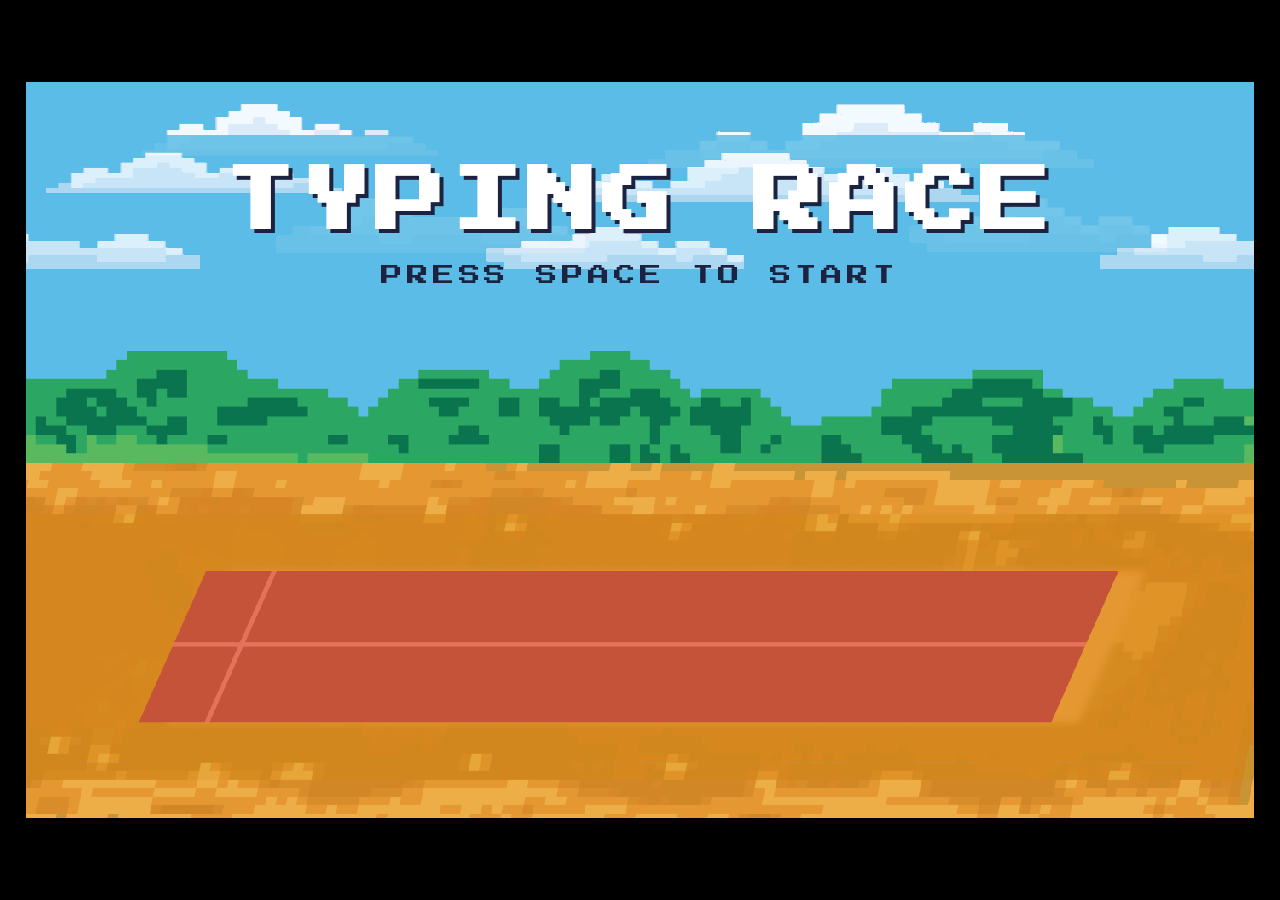
<file: index.html>
<!doctype html>
<html lang="en">
<head>
<meta charset="utf-8">
<title>Typing Race</title>
<link rel="preconnect" href="https://fonts.googleapis.com">
<link rel="preconnect" href="https://fonts.gstatic.com" crossorigin>
<link href="https://fonts.googleapis.com/css2?family=Press+Start+2P&display=swap" rel="stylesheet">
<link rel="stylesheet" href="./styles.css">
<script src="./script.js" defer></script>
</head>
<body>
  <div id="viewport" class="viewport" data-state="start">

    <div class="bg" id="bg"></div>

    <!-- Animated clouds (upper sky) -->
    <div class="clouds">
      <div class="clouds__strip">
        <div class="clouds__row clouds__row--a"></div>
        <div class="clouds__row clouds__row--a"></div>
      </div>
      <div class="clouds__strip clouds__strip--slow">
        <div class="clouds__row clouds__row--b"></div>
        <div class="clouds__row clouds__row--b"></div>
      </div>
    </div>

    <!-- Runners (visible race + results only) -->
    <div class="runner runner--cpu" id="racerPlayer"></div>
    <div class="runner runner--player"    id="racerCpu"></div>

    <div class="ui">

      <!-- START -->
      <section class="scene scene--start" data-state="start">
        <h1 class="title">TYPING RACE</h1>
        <p class="subtitle">PRESS SPACE TO START</p>
      </section>

      <!-- NAME -->
      <section class="scene scene--name" data-state="name" hidden>
        <h1 class="title">TYPING RACE</h1>
        <p class="subtitle">ENTER YOUR NAME</p>
        <input id="nameInput" class="name-input" maxlength="10"
               autocomplete="off" spellcheck="false"
               placeholder="ENTER YOUR NAME">
      </section>

      <!-- LEVEL -->
      <section class="scene scene--level" data-state="level" hidden>
        <h1 class="title">TYPING RACE</h1>
        <p class="subtitle">SELECT LEVEL</p>
        <div class="level-row">
          <button class="level-btn" data-level="easy">EASY</button>
          <button class="level-btn" data-level="medium">MEDIUM</button>
          <button class="level-btn" data-level="hard">HARD</button>
        </div>
      </section>

      <!-- RACE -->
      <section class="scene scene--race" data-state="race" hidden>
        <h2 class="race-heading">TYPE TO RACE!</h2>
        <p class="prompt" id="promptText"></p>
        <div class="hud">
          <span id="hudWpm">WPM 0</span>
          <span id="hudAcc">ACC 100%</span>
          <span id="hudTime">0.0s</span>
        </div>
      </section>

      <!-- RESULTS -->
      <section class="scene scene--results" data-state="results" hidden>
        <p class="results-label">YOUR SPEED</p>
        <p class="results-wpm"><b id="rWpm">0</b> WPM</p>
        <p class="results-replay">PRESS SPACE TO REPLAY!</p>
        <button class="cta-pill" id="btnShare">CHALLENGE A FRIEND</button>
      </section>

      <!-- SHARE / CHALLENGE -->
      <section class="scene scene--share" data-state="share" hidden>
        <p class="share-line"><b id="sName">JESS</b> HAS CHALLENGED YOU TO A</p>
        <p class="share-line">TYPING RACE!</p>
        <p class="share-line share-line--spaced">THEY TYPED AT</p>
        <p class="results-wpm"><b id="sWpm">0</b> WPM</p>
        <p class="share-line share-line--spaced">PRESS SPACE TO START!</p>
      </section>

    </div>
  </div>
</body>
</html>
</file>
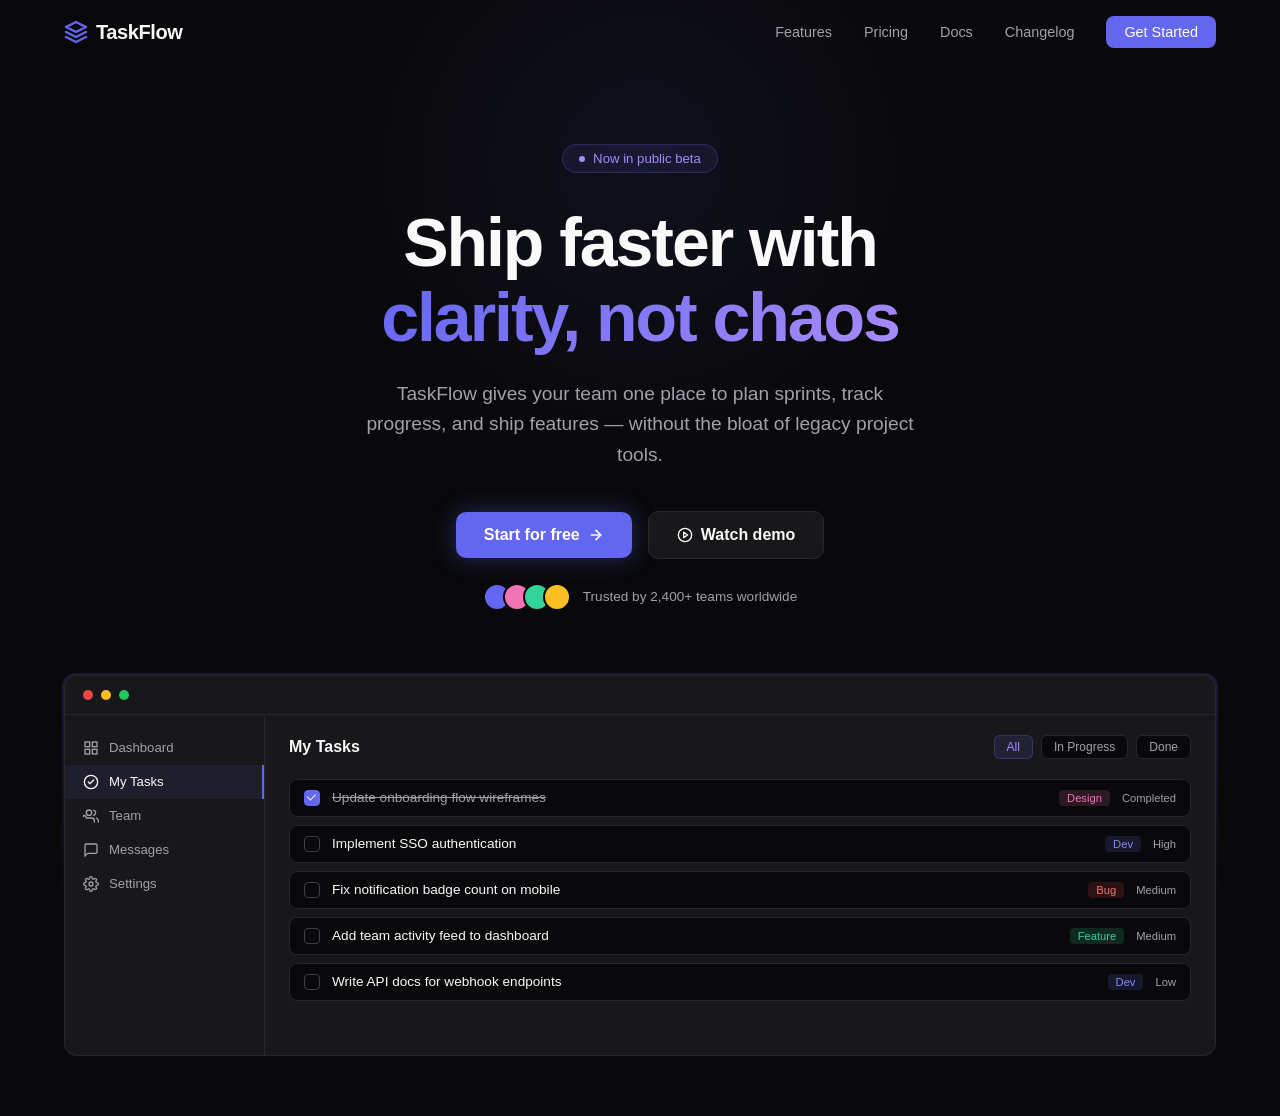
<file: hero.html>
<!DOCTYPE html>
<html lang="en">
<head>
  <meta charset="UTF-8">
  <meta name="viewport" content="width=device-width, initial-scale=1.0">
  <title>TaskFlow - Hero</title>
  <style>
    *, *::before, *::after {
      margin: 0;
      padding: 0;
      box-sizing: border-box;
    }

    :root {
      --color-bg: #09090b;
      --color-surface: #18181b;
      --color-border: #27272a;
      --color-text: #fafafa;
      --color-text-muted: #a1a1aa;
      --color-primary: #6366f1;
      --color-primary-hover: #818cf8;
      --color-accent: #a78bfa;
      --radius: 12px;
    }

    body {
      font-family: -apple-system, BlinkMacSystemFont, 'Segoe UI', Inter, sans-serif;
      background: var(--color-bg);
      color: var(--color-text);
      -webkit-font-smoothing: antialiased;
    }

    /* ── Nav ── */
    .nav {
      display: flex;
      align-items: center;
      justify-content: space-between;
      max-width: 1200px;
      margin: 0 auto;
      padding: 20px 24px;
    }

    .nav-logo {
      font-size: 1.25rem;
      font-weight: 700;
      letter-spacing: -0.02em;
      display: flex;
      align-items: center;
      gap: 8px;
    }

    .nav-logo svg {
      color: var(--color-primary);
    }

    .nav-links {
      display: flex;
      align-items: center;
      gap: 32px;
      list-style: none;
    }

    .nav-links a {
      color: var(--color-text-muted);
      text-decoration: none;
      font-size: 0.9rem;
      transition: color 0.2s;
    }

    .nav-links a:hover {
      color: var(--color-text);
    }

    .nav-cta {
      background: var(--color-primary);
      color: #fff !important;
      padding: 8px 18px;
      border-radius: 8px;
      font-weight: 500;
      transition: background 0.2s;
    }

    .nav-cta:hover {
      background: var(--color-primary-hover) !important;
    }

    .nav-mobile-toggle {
      display: none;
      background: none;
      border: none;
      color: var(--color-text);
      cursor: pointer;
    }

    /* ── Hero ── */
    .hero {
      max-width: 1200px;
      margin: 0 auto;
      padding: 80px 24px 60px;
      text-align: center;
      position: relative;
    }

    .hero-badge {
      display: inline-flex;
      align-items: center;
      gap: 8px;
      background: rgba(99, 102, 241, 0.1);
      border: 1px solid rgba(99, 102, 241, 0.25);
      color: var(--color-accent);
      padding: 6px 16px;
      border-radius: 100px;
      font-size: 0.825rem;
      font-weight: 500;
      margin-bottom: 32px;
    }

    .hero-badge-dot {
      width: 6px;
      height: 6px;
      background: var(--color-accent);
      border-radius: 50%;
      animation: pulse 2s infinite;
    }

    @keyframes pulse {
      0%, 100% { opacity: 1; }
      50% { opacity: 0.4; }
    }

    .hero h1 {
      font-size: clamp(2.5rem, 6vw, 4.25rem);
      font-weight: 800;
      line-height: 1.1;
      letter-spacing: -0.03em;
      max-width: 800px;
      margin: 0 auto 24px;
    }

    .hero h1 .gradient {
      background: linear-gradient(135deg, var(--color-primary), var(--color-accent));
      -webkit-background-clip: text;
      -webkit-text-fill-color: transparent;
      background-clip: text;
    }

    .hero p {
      font-size: clamp(1rem, 2vw, 1.2rem);
      color: var(--color-text-muted);
      max-width: 560px;
      margin: 0 auto 40px;
      line-height: 1.6;
    }

    .hero-actions {
      display: flex;
      align-items: center;
      justify-content: center;
      gap: 16px;
      flex-wrap: wrap;
      margin-bottom: 16px;
    }

    .btn {
      display: inline-flex;
      align-items: center;
      gap: 8px;
      padding: 14px 28px;
      border-radius: 10px;
      font-size: 1rem;
      font-weight: 600;
      text-decoration: none;
      cursor: pointer;
      border: none;
      transition: all 0.2s;
    }

    .btn-primary {
      background: var(--color-primary);
      color: #fff;
      box-shadow: 0 0 24px rgba(99, 102, 241, 0.35);
    }

    .btn-primary:hover {
      background: var(--color-primary-hover);
      box-shadow: 0 0 32px rgba(99, 102, 241, 0.5);
      transform: translateY(-1px);
    }

    .btn-secondary {
      background: var(--color-surface);
      color: var(--color-text);
      border: 1px solid var(--color-border);
    }

    .btn-secondary:hover {
      border-color: #3f3f46;
      background: #1f1f23;
      transform: translateY(-1px);
    }

    .hero-proof {
      display: flex;
      align-items: center;
      justify-content: center;
      gap: 12px;
      color: var(--color-text-muted);
      font-size: 0.85rem;
      margin-top: 24px;
    }

    .avatar-stack {
      display: flex;
    }

    .avatar-stack span {
      width: 28px;
      height: 28px;
      border-radius: 50%;
      border: 2px solid var(--color-bg);
      margin-left: -8px;
      display: block;
    }

    .avatar-stack span:first-child { margin-left: 0; background: #6366f1; }
    .avatar-stack span:nth-child(2) { background: #f472b6; }
    .avatar-stack span:nth-child(3) { background: #34d399; }
    .avatar-stack span:nth-child(4) { background: #fbbf24; }

    /* ── App Preview ── */
    .hero-preview {
      margin-top: 64px;
      position: relative;
    }

    .hero-preview::before {
      content: '';
      position: absolute;
      inset: -2px;
      background: linear-gradient(180deg, rgba(99, 102, 241, 0.2), transparent 60%);
      border-radius: calc(var(--radius) + 2px);
      z-index: -1;
    }

    .app-window {
      background: var(--color-surface);
      border: 1px solid var(--color-border);
      border-radius: var(--radius);
      overflow: hidden;
      text-align: left;
    }

    .app-titlebar {
      display: flex;
      align-items: center;
      gap: 8px;
      padding: 14px 18px;
      border-bottom: 1px solid var(--color-border);
    }

    .app-dot {
      width: 10px;
      height: 10px;
      border-radius: 50%;
    }

    .app-dot:nth-child(1) { background: #ef4444; }
    .app-dot:nth-child(2) { background: #fbbf24; }
    .app-dot:nth-child(3) { background: #22c55e; }

    .app-body {
      display: grid;
      grid-template-columns: 200px 1fr;
      min-height: 340px;
    }

    .app-sidebar {
      border-right: 1px solid var(--color-border);
      padding: 16px 0;
    }

    .sidebar-item {
      display: flex;
      align-items: center;
      gap: 10px;
      padding: 9px 18px;
      font-size: 0.825rem;
      color: var(--color-text-muted);
      cursor: default;
    }

    .sidebar-item.active {
      color: var(--color-text);
      background: rgba(99, 102, 241, 0.08);
      border-right: 2px solid var(--color-primary);
    }

    .sidebar-item svg {
      width: 16px;
      height: 16px;
      flex-shrink: 0;
    }

    .app-content {
      padding: 20px 24px;
    }

    .app-content-header {
      display: flex;
      align-items: center;
      justify-content: space-between;
      margin-bottom: 20px;
    }

    .app-content-header h3 {
      font-size: 1rem;
      font-weight: 600;
    }

    .app-content-header .filter-pills {
      display: flex;
      gap: 8px;
    }

    .filter-pill {
      padding: 4px 12px;
      border-radius: 6px;
      font-size: 0.75rem;
      background: var(--color-bg);
      color: var(--color-text-muted);
      border: 1px solid var(--color-border);
    }

    .filter-pill.active {
      background: rgba(99, 102, 241, 0.12);
      color: var(--color-accent);
      border-color: rgba(99, 102, 241, 0.3);
    }

    .task-list {
      display: flex;
      flex-direction: column;
      gap: 8px;
    }

    .task-row {
      display: flex;
      align-items: center;
      gap: 12px;
      padding: 10px 14px;
      background: var(--color-bg);
      border: 1px solid var(--color-border);
      border-radius: 8px;
      font-size: 0.85rem;
    }

    .task-check {
      width: 16px;
      height: 16px;
      border-radius: 4px;
      border: 1.5px solid #3f3f46;
      flex-shrink: 0;
    }

    .task-check.done {
      background: var(--color-primary);
      border-color: var(--color-primary);
      position: relative;
    }

    .task-check.done::after {
      content: '';
      position: absolute;
      left: 4px;
      top: 1.5px;
      width: 5px;
      height: 8px;
      border: solid #fff;
      border-width: 0 1.5px 1.5px 0;
      transform: rotate(45deg);
    }

    .task-name {
      flex: 1;
      color: var(--color-text);
    }

    .task-name.completed {
      text-decoration: line-through;
      color: var(--color-text-muted);
    }

    .task-tag {
      padding: 2px 8px;
      border-radius: 4px;
      font-size: 0.7rem;
      font-weight: 500;
    }

    .tag-design { background: rgba(244, 114, 182, 0.15); color: #f472b6; }
    .tag-dev { background: rgba(99, 102, 241, 0.15); color: #818cf8; }
    .tag-bug { background: rgba(239, 68, 68, 0.15); color: #f87171; }
    .tag-feature { background: rgba(52, 211, 153, 0.15); color: #34d399; }

    .task-priority {
      font-size: 0.7rem;
      color: var(--color-text-muted);
    }

    /* ── Glow Effect ── */
    .hero-glow {
      position: absolute;
      width: 600px;
      height: 600px;
      top: -200px;
      left: 50%;
      transform: translateX(-50%);
      background: radial-gradient(circle, rgba(99, 102, 241, 0.08) 0%, transparent 70%);
      pointer-events: none;
      z-index: -1;
    }

    /* ── Responsive ── */
    @media (max-width: 768px) {
      .nav-links {
        display: none;
      }

      .nav-mobile-toggle {
        display: block;
      }

      .hero {
        padding: 48px 20px 40px;
      }

      .hero-badge {
        margin-bottom: 24px;
      }

      .hero h1 {
        margin-bottom: 20px;
      }

      .hero p {
        margin-bottom: 32px;
      }

      .app-body {
        grid-template-columns: 1fr;
      }

      .app-sidebar {
        display: none;
      }

      .app-content-header .filter-pills {
        display: none;
      }

      .task-priority {
        display: none;
      }

      .hero-preview {
        margin-top: 48px;
      }
    }

    @media (max-width: 480px) {
      .hero-actions {
        flex-direction: column;
      }

      .btn {
        width: 100%;
        justify-content: center;
      }

      .task-tag {
        display: none;
      }
    }
  </style>
</head>
<body>

  <!-- Nav -->
  <nav class="nav">
    <div class="nav-logo">
      <svg width="24" height="24" viewBox="0 0 24 24" fill="none" stroke="currentColor" stroke-width="2.5" stroke-linecap="round" stroke-linejoin="round"><path d="M12 2L2 7l10 5 10-5-10-5z"/><path d="M2 17l10 5 10-5"/><path d="M2 12l10 5 10-5"/></svg>
      TaskFlow
    </div>
    <ul class="nav-links">
      <li><a href="#">Features</a></li>
      <li><a href="#">Pricing</a></li>
      <li><a href="#">Docs</a></li>
      <li><a href="#">Changelog</a></li>
      <li><a href="#" class="nav-cta">Get Started</a></li>
    </ul>
    <button class="nav-mobile-toggle" aria-label="Menu">
      <svg width="24" height="24" viewBox="0 0 24 24" fill="none" stroke="currentColor" stroke-width="2" stroke-linecap="round"><line x1="3" y1="6" x2="21" y2="6"/><line x1="3" y1="12" x2="21" y2="12"/><line x1="3" y1="18" x2="21" y2="18"/></svg>
    </button>
  </nav>

  <!-- Hero -->
  <section class="hero">
    <div class="hero-glow"></div>

    <div class="hero-badge">
      <span class="hero-badge-dot"></span>
      Now in public beta
    </div>

    <h1>Ship faster with<br><span class="gradient">clarity, not chaos</span></h1>

    <p>TaskFlow gives your team one place to plan sprints, track progress, and ship features &mdash; without the bloat of legacy project tools.</p>

    <div class="hero-actions">
      <a href="#" class="btn btn-primary">
        Start for free
        <svg width="16" height="16" viewBox="0 0 24 24" fill="none" stroke="currentColor" stroke-width="2.5" stroke-linecap="round" stroke-linejoin="round"><path d="M5 12h14"/><path d="M12 5l7 7-7 7"/></svg>
      </a>
      <a href="#" class="btn btn-secondary">
        <svg width="16" height="16" viewBox="0 0 24 24" fill="none" stroke="currentColor" stroke-width="2" stroke-linecap="round" stroke-linejoin="round"><circle cx="12" cy="12" r="10"/><polygon points="10 8 16 12 10 16 10 8"/></svg>
        Watch demo
      </a>
    </div>

    <div class="hero-proof">
      <div class="avatar-stack">
        <span></span><span></span><span></span><span></span>
      </div>
      Trusted by 2,400+ teams worldwide
    </div>

    <!-- App Preview -->
    <div class="hero-preview">
      <div class="app-window">
        <div class="app-titlebar">
          <span class="app-dot"></span>
          <span class="app-dot"></span>
          <span class="app-dot"></span>
        </div>
        <div class="app-body">
          <div class="app-sidebar">
            <div class="sidebar-item">
              <svg viewBox="0 0 24 24" fill="none" stroke="currentColor" stroke-width="2" stroke-linecap="round"><rect x="3" y="3" width="7" height="7"/><rect x="14" y="3" width="7" height="7"/><rect x="3" y="14" width="7" height="7"/><rect x="14" y="14" width="7" height="7"/></svg>
              Dashboard
            </div>
            <div class="sidebar-item active">
              <svg viewBox="0 0 24 24" fill="none" stroke="currentColor" stroke-width="2" stroke-linecap="round"><circle cx="12" cy="12" r="10"/><path d="M8 12l2.5 2.5L16 9"/></svg>
              My Tasks
            </div>
            <div class="sidebar-item">
              <svg viewBox="0 0 24 24" fill="none" stroke="currentColor" stroke-width="2" stroke-linecap="round"><path d="M17 21v-2a4 4 0 00-4-4H5a4 4 0 00-4-4v2"/><circle cx="9" cy="7" r="4"/><path d="M23 21v-2a4 4 0 00-3-3.87"/><path d="M16 3.13a4 4 0 010 7.75"/></svg>
              Team
            </div>
            <div class="sidebar-item">
              <svg viewBox="0 0 24 24" fill="none" stroke="currentColor" stroke-width="2" stroke-linecap="round"><path d="M21 15a2 2 0 01-2 2H7l-4 4V5a2 2 0 012-2h14a2 2 0 012 2z"/></svg>
              Messages
            </div>
            <div class="sidebar-item">
              <svg viewBox="0 0 24 24" fill="none" stroke="currentColor" stroke-width="2" stroke-linecap="round"><circle cx="12" cy="12" r="3"/><path d="M19.4 15a1.65 1.65 0 00.33 1.82l.06.06a2 2 0 010 2.83 2 2 0 01-2.83 0l-.06-.06a1.65 1.65 0 00-1.82-.33 1.65 1.65 0 00-1 1.51V21a2 2 0 01-4 0v-.09A1.65 1.65 0 009 19.4a1.65 1.65 0 00-1.82.33l-.06.06a2 2 0 01-2.83-2.83l.06-.06A1.65 1.65 0 004.68 15a1.65 1.65 0 00-1.51-1H3a2 2 0 010-4h.09A1.65 1.65 0 004.6 9a1.65 1.65 0 00-.33-1.82l-.06-.06a2 2 0 012.83-2.83l.06.06A1.65 1.65 0 009 4.68a1.65 1.65 0 001-1.51V3a2 2 0 014 0v.09a1.65 1.65 0 001 1.51 1.65 1.65 0 001.82-.33l.06-.06a2 2 0 012.83 2.83l-.06.06A1.65 1.65 0 0019.4 9a1.65 1.65 0 001.51 1H21a2 2 0 010 4h-.09a1.65 1.65 0 00-1.51 1z"/></svg>
              Settings
            </div>
          </div>
          <div class="app-content">
            <div class="app-content-header">
              <h3>My Tasks</h3>
              <div class="filter-pills">
                <span class="filter-pill active">All</span>
                <span class="filter-pill">In Progress</span>
                <span class="filter-pill">Done</span>
              </div>
            </div>
            <div class="task-list">
              <div class="task-row">
                <div class="task-check done"></div>
                <span class="task-name completed">Update onboarding flow wireframes</span>
                <span class="task-tag tag-design">Design</span>
                <span class="task-priority">Completed</span>
              </div>
              <div class="task-row">
                <div class="task-check"></div>
                <span class="task-name">Implement SSO authentication</span>
                <span class="task-tag tag-dev">Dev</span>
                <span class="task-priority">High</span>
              </div>
              <div class="task-row">
                <div class="task-check"></div>
                <span class="task-name">Fix notification badge count on mobile</span>
                <span class="task-tag tag-bug">Bug</span>
                <span class="task-priority">Medium</span>
              </div>
              <div class="task-row">
                <div class="task-check"></div>
                <span class="task-name">Add team activity feed to dashboard</span>
                <span class="task-tag tag-feature">Feature</span>
                <span class="task-priority">Medium</span>
              </div>
              <div class="task-row">
                <div class="task-check"></div>
                <span class="task-name">Write API docs for webhook endpoints</span>
                <span class="task-tag tag-dev">Dev</span>
                <span class="task-priority">Low</span>
              </div>
            </div>
          </div>
        </div>
      </div>
    </div>
  </section>

</body>
</html>
</file>
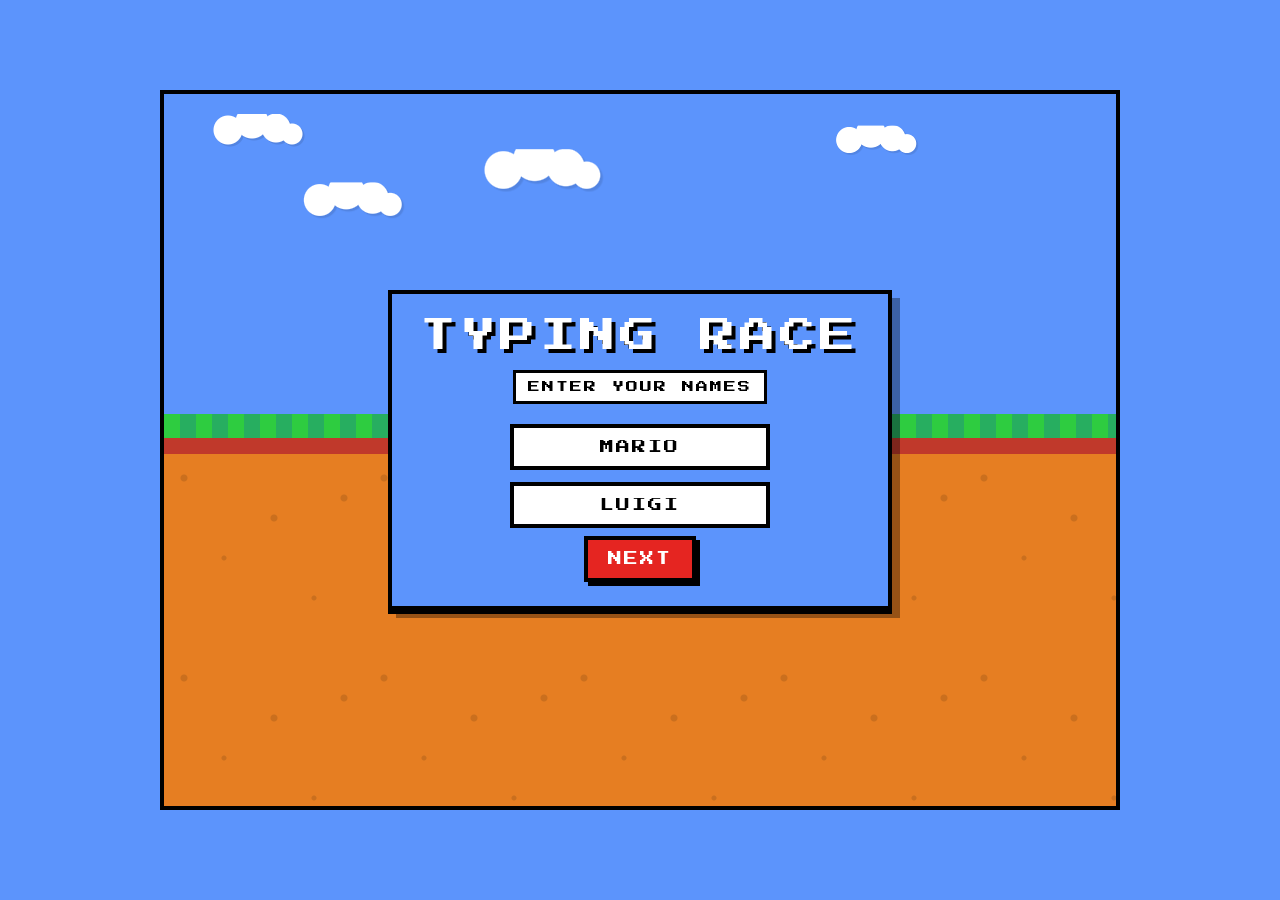
<file: typing-race.html>
<!DOCTYPE html>
<html lang="en">
<head>
<meta charset="UTF-8" />
<title>Typing Race</title>
<link href="https://fonts.googleapis.com/css2?family=Press+Start+2P&display=swap" rel="stylesheet">
<style>
  * { box-sizing: border-box; margin: 0; padding: 0; }
  html, body {
    height: 100%;
    font-family: 'Press Start 2P', monospace;
    image-rendering: pixelated;
    color: #fff;
    overflow: hidden;
  }
  body {
    background: #5c94fc;
    display: flex;
    align-items: center;
    justify-content: center;
  }

  .game {
    width: 100%;
    max-width: 960px;
    height: 100vh;
    max-height: 720px;
    position: relative;
    overflow: hidden;
    border: 4px solid #000;
    background: #5c94fc;
  }

  /* Sky with pixel clouds */
  .sky {
    position: absolute;
    top: 0; left: 0; right: 0;
    height: 45%;
    background: #5c94fc;
    overflow: hidden;
  }
  .cloud {
    position: absolute;
    width: 96px; height: 32px;
    background:
      radial-gradient(circle at 16px 16px, #fff 14px, transparent 15px),
      radial-gradient(circle at 40px 8px,  #fff 16px, transparent 17px),
      radial-gradient(circle at 64px 14px, #fff 14px, transparent 15px),
      radial-gradient(circle at 80px 20px, #fff 10px, transparent 11px);
    filter: drop-shadow(2px 2px 0 rgba(0,0,0,0.1));
    animation: drift 40s linear infinite;
  }
  .cloud:nth-child(1) { top: 20px; left: 5%; animation-duration: 45s; }
  .cloud:nth-child(2) { top: 60px; left: 35%; animation-duration: 55s; transform: scale(1.3); }
  .cloud:nth-child(3) { top: 30px; left: 70%; animation-duration: 50s; transform: scale(0.9); }
  .cloud:nth-child(4) { top: 90px; left: 15%; animation-duration: 60s; transform: scale(1.1); }
  @keyframes drift {
    from { margin-left: -200px; }
    to { margin-left: 100%; }
  }

  /* Ground */
  .ground {
    position: absolute;
    bottom: 0; left: 0; right: 0;
    height: 55%;
    background: linear-gradient(#e67e22 0 20px, #c0392b 20px 40px, #e67e22 40px);
    background-color: #e67e22;
  }
  .ground::before {
    content: '';
    position: absolute;
    top: 0; left: 0; right: 0;
    height: 24px;
    background:
      repeating-linear-gradient(90deg, #2ecc40 0 16px, #27ae60 16px 32px);
  }
  .ground::after {
    content: '';
    position: absolute;
    top: 24px; left: 0; right: 0; bottom: 0;
    background-image:
      radial-gradient(circle at 10% 20%, rgba(0,0,0,0.12) 3px, transparent 4px),
      radial-gradient(circle at 30% 60%, rgba(0,0,0,0.12) 2px, transparent 3px),
      radial-gradient(circle at 55% 40%, rgba(0,0,0,0.12) 3px, transparent 4px),
      radial-gradient(circle at 75% 80%, rgba(0,0,0,0.12) 2px, transparent 3px),
      radial-gradient(circle at 90% 30%, rgba(0,0,0,0.12) 3px, transparent 4px);
    background-size: 200px 200px;
  }

  /* Panel (card with pixel border) */
  .panel {
    position: relative;
    background: #5c94fc;
    padding: 24px 28px;
    border: 4px solid #000;
    box-shadow: 0 4px 0 #000, 8px 8px 0 rgba(0,0,0,0.35);
    color: #fff;
    text-align: center;
    image-rendering: pixelated;
  }
  .panel.light {
    background: #fff;
    color: #000;
  }

  .title {
    font-size: 36px;
    letter-spacing: 4px;
    color: #fff;
    text-shadow: 4px 4px 0 #000;
    margin-bottom: 16px;
  }
  .subtitle {
    font-size: 12px;
    letter-spacing: 2px;
    color: #000;
    background: #fff;
    padding: 8px 12px;
    border: 3px solid #000;
    display: inline-block;
    margin-bottom: 20px;
  }

  button, .btn {
    font-family: inherit;
    font-size: 14px;
    padding: 12px 20px;
    background: #e52521;
    color: #fff;
    border: 4px solid #000;
    cursor: pointer;
    box-shadow: 4px 4px 0 #000;
    letter-spacing: 2px;
    transition: transform 0.05s;
  }
  button:hover { background: #ff3a36; }
  button:active { transform: translate(2px, 2px); box-shadow: 2px 2px 0 #000; }
  button.alt { background: #00a651; }
  button.alt:hover { background: #18c268; }
  button.blue { background: #0071bc; }
  button.blue:hover { background: #1e8fd9; }

  input[type="text"] {
    font-family: inherit;
    font-size: 14px;
    padding: 12px;
    border: 4px solid #000;
    background: #fff;
    color: #000;
    width: 260px;
    letter-spacing: 2px;
    text-align: center;
  }
  input:focus { outline: 3px solid #e52521; }

  /* Screens */
  .screen {
    position: absolute;
    inset: 0;
    display: none;
    align-items: center;
    justify-content: center;
    flex-direction: column;
    z-index: 5;
    padding: 20px;
  }
  .screen.active { display: flex; }

  .row { display: flex; gap: 16px; margin-top: 8px; flex-wrap: wrap; justify-content: center; }

  /* Race screen */
  #race { padding: 0; }
  .race-ui {
    position: absolute;
    top: 16px; left: 16px; right: 16px;
    display: flex;
    justify-content: space-between;
    gap: 12px;
    z-index: 10;
  }
  .hud {
    font-size: 10px;
    background: #fff;
    color: #000;
    padding: 8px 10px;
    border: 3px solid #000;
    letter-spacing: 1px;
  }

  .text-panel {
    position: absolute;
    top: 70px; left: 24px; right: 24px;
    background: rgba(255,255,255,0.95);
    border: 4px solid #000;
    padding: 14px 18px;
    font-size: 14px;
    line-height: 1.8;
    letter-spacing: 1px;
    color: #000;
    max-height: 110px;
    overflow: hidden;
    z-index: 8;
  }
  .text-panel .char { }
  .text-panel .ok { color: #00a651; }
  .text-panel .bad { color: #e52521; background: #ffd1cf; }
  .text-panel .cur { background: #ffe066; animation: blink 0.8s steps(2) infinite; }
  @keyframes blink { 50% { background: transparent; } }

  .input-row {
    position: absolute;
    left: 24px; right: 24px; bottom: 24px;
    z-index: 8;
    display: flex;
    gap: 12px;
    align-items: center;
    justify-content: center;
    flex-wrap: wrap;
  }
  .input-row input {
    flex: 1;
    min-width: 260px;
    max-width: 420px;
  }

  /* Track with players */
  .track {
    position: absolute;
    left: 0; right: 0;
    bottom: 12%;
    height: 120px;
    z-index: 6;
    padding: 0 24px;
  }
  .lane {
    position: relative;
    height: 50px;
    margin-bottom: 8px;
    background: #c0392b;
    border: 3px solid #000;
    box-shadow: inset 0 4px 0 #e67e22, inset 0 -4px 0 #8b2818;
  }
  .lane::before {
    content: '';
    position: absolute;
    top: 50%; left: 0; right: 40px;
    height: 3px;
    transform: translateY(-50%);
    background: repeating-linear-gradient(90deg, #fff 0 10px, transparent 10px 22px);
    opacity: 0.6;
  }
  .lane .flag {
    position: absolute;
    top: -8px; right: 6px;
    width: 28px; height: 56px;
    background:
      linear-gradient(#000 0 4px, transparent 4px) no-repeat,
      repeating-conic-gradient(#000 0 25%, #fff 0 50%) 0 0 / 12px 12px;
    border: 2px solid #000;
  }
  .racer {
    position: absolute;
    left: 0; top: 50%;
    transform: translateY(-50%);
    font-size: 24px;
    transition: left 0.15s linear;
    filter: drop-shadow(2px 2px 0 #000);
    z-index: 2;
  }
  .racer .tag {
    position: absolute;
    bottom: 100%;
    left: 50%;
    transform: translateX(-50%);
    font-size: 8px;
    color: #fff;
    background: #000;
    padding: 2px 4px;
    white-space: nowrap;
    margin-bottom: 2px;
  }

  /* Result/Challenge screens */
  .big {
    font-size: 28px;
    color: #ffe066;
    text-shadow: 3px 3px 0 #000;
    margin: 10px 0;
  }
  .small { font-size: 10px; letter-spacing: 1px; margin-top: 8px; opacity: 0.9; }

  .winner-banner {
    font-size: 20px;
    color: #ffe066;
    text-shadow: 3px 3px 0 #000;
    margin-bottom: 12px;
  }

  .stats {
    display: grid;
    grid-template-columns: 1fr 1fr;
    gap: 12px;
    margin: 16px 0;
    font-size: 10px;
    color: #000;
  }
  .stat-card {
    background: #fff;
    border: 3px solid #000;
    padding: 10px;
    text-align: left;
  }
  .stat-card b { color: #e52521; display: block; margin-bottom: 6px; font-size: 11px; }

  .level-btn { min-width: 110px; }

  /* Countdown */
  .countdown {
    font-size: 96px;
    color: #ffe066;
    text-shadow: 6px 6px 0 #000;
  }

  @media (max-width: 520px) {
    .title { font-size: 22px; }
    .text-panel { font-size: 11px; top: 60px; }
    .hud { font-size: 8px; }
    input[type="text"] { width: 220px; font-size: 12px; }
  }
</style>
</head>
<body>

<div class="game">
  <div class="sky">
    <div class="cloud"></div>
    <div class="cloud"></div>
    <div class="cloud"></div>
    <div class="cloud"></div>
  </div>
  <div class="ground"></div>

  <!-- Screen: Home / Name entry -->
  <div class="screen active" id="home">
    <div class="panel">
      <div class="title">TYPING RACE</div>
      <div class="subtitle">ENTER YOUR NAMES</div>
      <div style="display:flex;flex-direction:column;gap:12px;align-items:center;">
        <input type="text" id="name1" maxlength="10" placeholder="PLAYER 1" value="MARIO" />
        <input type="text" id="name2" maxlength="10" placeholder="PLAYER 2" value="LUIGI" />
      </div>
      <div class="row">
        <button id="toLevel">NEXT</button>
      </div>
    </div>
  </div>

  <!-- Screen: Select Level -->
  <div class="screen" id="levelScreen">
    <div class="panel">
      <div class="title">TYPING RACE</div>
      <div class="subtitle">SELECT LEVEL</div>
      <div class="row">
        <button class="alt level-btn" data-level="easy">EASY</button>
        <button class="level-btn" data-level="medium">MEDIUM</button>
        <button class="blue level-btn" data-level="hard">HARD</button>
      </div>
      <div class="row">
        <button class="blue" id="backHome" style="font-size:10px;padding:8px 12px;">BACK</button>
      </div>
    </div>
  </div>

  <!-- Screen: Ready -->
  <div class="screen" id="ready">
    <div class="panel">
      <div class="title">TYPING RACE</div>
      <div class="subtitle">PRESS SPACE TO START</div>
      <div id="countdown" class="countdown" style="display:none;">3</div>
    </div>
  </div>

  <!-- Screen: Race -->
  <div class="screen" id="race">
    <div class="race-ui">
      <div class="hud" id="hud1">P1 · WPM 0</div>
      <div class="hud" id="timer">00:00</div>
      <div class="hud" id="hud2">P2 · WPM 0</div>
    </div>
    <div class="text-panel" id="textPanel"></div>

    <div class="track">
      <div class="lane">
        <div class="flag"></div>
        <div class="racer" id="racer1">🏎️<span class="tag" id="tag1">P1</span></div>
      </div>
      <div class="lane">
        <div class="flag"></div>
        <div class="racer" id="racer2">🚗<span class="tag" id="tag2">P2</span></div>
      </div>
    </div>

    <div class="input-row">
      <input type="text" id="input1" autocomplete="off" spellcheck="false" placeholder="P1 types here" />
      <input type="text" id="input2" autocomplete="off" spellcheck="false" placeholder="P2 types here" />
    </div>
  </div>

  <!-- Screen: Results -->
  <div class="screen" id="results">
    <div class="panel">
      <div class="winner-banner" id="winnerText">PLAYER 1 WINS!</div>
      <div class="subtitle">RESULTS</div>
      <div class="stats">
        <div class="stat-card">
          <b id="s1Name">P1</b>
          WPM: <span id="s1Wpm">0</span><br>
          ACC: <span id="s1Acc">0</span>%<br>
          TIME: <span id="s1Time">0s</span>
        </div>
        <div class="stat-card">
          <b id="s2Name">P2</b>
          WPM: <span id="s2Wpm">0</span><br>
          ACC: <span id="s2Acc">0</span>%<br>
          TIME: <span id="s2Time">0s</span>
        </div>
      </div>
      <div class="row">
        <button class="alt" id="rematch">REMATCH</button>
        <button class="blue" id="newGame">NEW GAME</button>
      </div>
    </div>
  </div>
</div>

<script>
const TEXTS = {
  easy: [
    "the quick brown fox jumps over the lazy dog near the old barn",
    "super mario runs and jumps on bricks to save the princess today",
    "a bright sun shines over a green field full of happy little birds"
  ],
  medium: [
    "Racing through pixelated plains, two brave typists clash keys under a sky of cotton clouds and warm sunshine.",
    "Every keystroke brings glory; every typo is a stumble. Stay calm, breathe, and let your fingers find the rhythm of the race.",
    "In the land of the eight bit kingdom, typing is a noble sport, and only the swiftest hands may claim the golden trophy."
  ],
  hard: [
    "Quixotic jesters vex, bamboozle, & zigzag through 42 jaunty puzzles—while phlegmatic knights quaff frothy mead: who shall prevail?",
    "Syzygy! Onomatopoeia! Pneumonoultramicroscopic verbiage cascades across the checkered track; misplaced semicolons; wayward apostrophes.",
    "Benchmark: 98.7% accuracy, <2 errors, & sub-30s completion. Punctuation—em-dashes, commas, colons—tests every finger's discipline."
  ]
};

const $ = (id) => document.getElementById(id);
const screens = ['home','levelScreen','ready','race','results'];
function show(id) {
  screens.forEach(s => $(s).classList.toggle('active', s === id));
}

let state = {
  p1: 'PLAYER 1',
  p2: 'PLAYER 2',
  level: 'easy',
  text: '',
  startTime: 0,
  endTime: 0,
  timerId: null,
  countdownId: null,
  players: null
};

function makePlayer(name, inputEl, racerEl, tagEl, hudEl) {
  return {
    name, inputEl, racerEl, tagEl, hudEl,
    typed: '', errors: 0, totalKeys: 0, finished: false, finishTime: 0
  };
}

$('toLevel').onclick = () => {
  state.p1 = ($('name1').value || 'P1').toUpperCase().slice(0,10);
  state.p2 = ($('name2').value || 'P2').toUpperCase().slice(0,10);
  show('levelScreen');
};
$('backHome').onclick = () => show('home');

document.querySelectorAll('[data-level]').forEach(btn => {
  btn.onclick = () => {
    state.level = btn.dataset.level;
    goReady();
  };
});

function goReady() {
  show('ready');
  $('countdown').style.display = 'none';
  const pool = TEXTS[state.level];
  state.text = pool[Math.floor(Math.random() * pool.length)];
  document.addEventListener('keydown', spaceStart);
}

function spaceStart(e) {
  if (e.code === 'Space') {
    document.removeEventListener('keydown', spaceStart);
    startCountdown();
  }
}

function startCountdown() {
  const el = $('countdown');
  el.style.display = 'block';
  let n = 3;
  el.textContent = n;
  state.countdownId = setInterval(() => {
    n--;
    if (n <= 0) {
      clearInterval(state.countdownId);
      el.textContent = 'GO!';
      setTimeout(beginRace, 500);
    } else {
      el.textContent = n;
    }
  }, 800);
}

function beginRace() {
  show('race');
  $('tag1').textContent = state.p1;
  $('tag2').textContent = state.p2;

  const p1 = makePlayer(state.p1, $('input1'), $('racer1'), $('tag1'), $('hud1'));
  const p2 = makePlayer(state.p2, $('input2'), $('racer2'), $('tag2'), $('hud2'));
  state.players = [p1, p2];

  [p1, p2].forEach(p => {
    p.inputEl.value = '';
    p.inputEl.disabled = false;
    p.inputEl.addEventListener('input', () => handleInput(p));
    p.inputEl.addEventListener('keydown', preventCheat);
  });
  // Focus input1 first; player 2 should click to focus their own.
  p1.inputEl.focus();

  renderText(p1);
  state.startTime = performance.now();
  state.timerId = setInterval(tick, 100);
}

function preventCheat(e) {
  // Disallow paste via keyboard
  if ((e.ctrlKey || e.metaKey) && (e.key === 'v' || e.key === 'V')) e.preventDefault();
}

function tick() {
  const elapsed = (performance.now() - state.startTime) / 1000;
  const m = Math.floor(elapsed / 60).toString().padStart(2,'0');
  const s = Math.floor(elapsed % 60).toString().padStart(2,'0');
  $('timer').textContent = `${m}:${s}`;
  state.players.forEach(updateHud);
}

function wpm(p, elapsedSec) {
  if (elapsedSec <= 0) return 0;
  const words = p.typed.length / 5;
  return Math.max(0, Math.round((words / elapsedSec) * 60));
}
function accuracy(p) {
  if (p.totalKeys === 0) return 100;
  return Math.max(0, Math.round(100 * (p.totalKeys - p.errors) / p.totalKeys));
}

function updateHud(p) {
  const elapsed = ((p.finished ? p.finishTime : performance.now()) - state.startTime) / 1000;
  const w = wpm(p, elapsed);
  p.hudEl.textContent = `${p.name} · WPM ${w}`;
}

function renderText(forPlayer) {
  const panel = $('textPanel');
  const text = state.text;
  const typed = forPlayer.typed;
  let html = '';
  for (let i = 0; i < text.length; i++) {
    const ch = text[i] === ' ' ? '&nbsp;' : escapeHtml(text[i]);
    let cls = '';
    if (i < typed.length) {
      cls = typed[i] === text[i] ? 'ok' : 'bad';
    } else if (i === typed.length) {
      cls = 'cur';
    }
    html += `<span class="char ${cls}">${ch}</span>`;
  }
  panel.innerHTML = html;
}

function escapeHtml(c) {
  return c.replace(/&/g,'&amp;').replace(/</g,'&lt;').replace(/>/g,'&gt;');
}

function handleInput(p) {
  if (p.finished) { p.inputEl.value = ''; return; }
  const val = p.inputEl.value;
  const text = state.text;

  // Only accept chars matching the next char; count errors on mismatch.
  // We interpret raw input char-by-char: build new typed string from p.typed + new chars typed.
  // Simpler: compare val against text. Each new keystroke either adds a correct or wrong char.
  // We'll reconcile: new length = val.length. If longer than typed, the diff is new input.
  const prev = p.typed;
  if (val.length > prev.length) {
    const addedCount = val.length - prev.length;
    for (let i = 0; i < addedCount; i++) {
      const idx = prev.length + i;
      if (idx >= text.length) break;
      const ch = val[idx];
      p.totalKeys++;
      if (ch !== text[idx]) p.errors++;
    }
    p.typed = val.slice(0, text.length);
  } else {
    // allow backspace
    p.typed = val;
  }
  // keep input visually in sync (trim beyond text length)
  if (p.inputEl.value.length > text.length) {
    p.inputEl.value = p.inputEl.value.slice(0, text.length);
  }

  // Update position
  const pct = Math.min(1, p.typed.length / text.length);
  const lane = p.racerEl.parentElement;
  const maxLeft = lane.clientWidth - 60;
  p.racerEl.style.left = (pct * maxLeft) + 'px';

  // Re-render text panel to reflect the focused player's progress
  // Show whichever player is currently active (has focus)
  renderText(document.activeElement === p.inputEl ? p : state.players.find(x => x !== p));

  // Check finish: exact match
  if (p.typed === text) {
    p.finished = true;
    p.finishTime = performance.now();
    p.inputEl.disabled = true;
    checkEnd();
  }
}

document.addEventListener('focusin', (e) => {
  if (!state.players) return;
  const p = state.players.find(x => x.inputEl === e.target);
  if (p) renderText(p);
});

function checkEnd() {
  const [a, b] = state.players;
  if (a.finished && b.finished) return endRace();
  // End if one finished and the other can't catch up? Simpler: end when both finished OR 60s past first finish.
  const first = a.finished ? a : (b.finished ? b : null);
  if (first) {
    setTimeout(() => { if (!state.players.every(p => p.finished)) endRace(); }, 5000);
  }
}

function endRace() {
  clearInterval(state.timerId);
  const [a, b] = state.players;
  [a, b].forEach(p => {
    p.inputEl.disabled = true;
    if (!p.finished) p.finishTime = performance.now();
  });

  const winner =
    (a.finished && !b.finished) ? a :
    (b.finished && !a.finished) ? b :
    (a.finishTime <= b.finishTime ? a : b);

  $('winnerText').textContent = `${winner.name} WINS!`;

  const fill = (prefix, p) => {
    const elapsed = (p.finishTime - state.startTime) / 1000;
    $(prefix + 'Name').textContent = p.name;
    $(prefix + 'Wpm').textContent = wpm(p, elapsed);
    $(prefix + 'Acc').textContent = accuracy(p);
    $(prefix + 'Time').textContent = elapsed.toFixed(1) + 's';
  };
  fill('s1', a); fill('s2', b);
  show('results');
}

$('rematch').onclick = () => goReady();
$('newGame').onclick = () => show('home');

</script>
</body>
</html>
</file>
<file: styles.css>
/* =========================================================
   Typing Race — asset-driven visual layer.
   Env art = /assets/screen-*.png. Clouds + runners layered on top.
   ========================================================= */

:root{
  --ink:#1c2340;
  --sky:#5cb6e6;
  --pink:#e27a92;
  --accent:#f6c636;
  --ok:#3a9a3f;
  --bad:#c74a34;
}

*{box-sizing:border-box;margin:0;padding:0}
html,body{height:100%;background:#000;image-rendering:pixelated}
body{display:grid;place-items:center;overflow:hidden;font-family:"Press Start 2P",monospace}

/* ===== viewport ===== */
.viewport{
  position:relative;
  width:min(96vw, calc(96vh * 1440/862));
  aspect-ratio: 1440/862;
  overflow:hidden;
  box-shadow:0 0 0 4px #000, 0 12px 40px rgba(0,0,0,.6);
}

/* ===== base PNG (per-state) ===== */
.bg{
  position:absolute;inset:0;
  background-size:100% 100%;
  background-repeat:no-repeat;
  image-rendering:pixelated;
  z-index:0;
}
.viewport[data-state="start"]   .bg{background-image:url("./assets/screen-start.png")}
.viewport[data-state="name"]    .bg{background-image:url("./assets/screen-start.png")}
.viewport[data-state="name"]    .subtitle{ display:none; }
.viewport[data-state="level"]   .bg{background-image:url("./assets/screen-start.png")}
.viewport[data-state="race"]    .bg{background-image:url("./assets/screen-start.png")}
.viewport[data-state="race"]    .hud{ display:none; }
.viewport[data-state="results"] .bg{background-image:url("./assets/screen-start.png")}
.viewport[data-state="share"]   .bg{background-image:url("./assets/screen-friend.png")}

/* ===== clouds ===== */
.clouds{
  position:absolute;left:0;right:0;top:0;height:40%;
  overflow:hidden;pointer-events:none;z-index:1;
}
.clouds__strip{
  position:absolute;left:0;top:0;
  width:200%;height:70%;
  display:flex;
  animation: cloud-drift 80s linear infinite;
}
.clouds__strip--slow{
  top:18%;height:55%;
  animation-duration:130s;
  opacity:.85;
}
.clouds__row{
  width:50%;height:100%;
  background-repeat:no-repeat;
  background-size:100% 100%;
  background-position:center;
  image-rendering:pixelated;
  background-color:transparent;
  mix-blend-mode:screen;      /* drop the blue bg of the cloud PNG */
}
.clouds__row--a{background-image:url("./assets/clouds-1.png")}
.clouds__row--b{background-image:url("./assets/clouds-3.png")}

@keyframes cloud-drift{
  from{ transform:translateX(0); }
  to  { transform:translateX(-50%); }
}

/* ===== runner sprites =====
   Sheet: 880x200, 8 columns x 2 rows, frame = 110x100.
   Displayed at 66x60 (0.6x). Sheet displayed 528x120. */
.runner{
  position:absolute;
  width:66px;height:60px;
  background-image:url("./assets/runners.png");
  background-repeat:no-repeat;
  background-size:528px 120px;
  background-position:0 0;
  image-rendering:pixelated;
  z-index:3;
  display:none;
  transition:left .14s linear, bottom .14s linear;
}
.runner--cpu{ background-position:0 -60px; }

.viewport[data-state="race"]    .runner,
.viewport[data-state="results"] .runner{ display:block; }

@keyframes run-top{ from{ background-position:0 0 }    to{ background-position:-528px 0 } }
@keyframes run-bot{ from{ background-position:0 -60px } to{ background-position:-528px -60px } }
.viewport[data-state="race"] .runner--player{ animation: run-top .55s steps(8) infinite; }
.viewport[data-state="race"] .runner--cpu   { animation: run-bot .60s steps(8) infinite; }

.runner--player{
  left: 12%;     /* move right into box */
  bottom: 26%;  /* align with bottom lane */
}
.runner--cpu{
  left: 8%;    /* slightly more right (top lane is shifted) */
  bottom: 18%;  /* align with top lane */
}
.runner--player {
  z-index: 5;
  transform: scale(1.02)
}

.runner--cpu {
  z-index: 4;
  transform: scale(0.96);
}


/* ===== UI overlay layer ===== */
.ui{position:absolute;inset:0;z-index:4}
.scene{
  position:absolute;inset:0;
  display:flex;flex-direction:column;align-items:center;
}
.scene[hidden]{display:none}

/* ----- shared title / subtitle ----- */
.title{
  margin-top:7%;
  color:#fff;
  font-size:clamp(28px, 5.5vw, 78px);
  letter-spacing:.08em;
  text-shadow: 4px 4px 0 var(--ink);
}
.subtitle{
  margin-top:1.2em;
  color:var(--ink);
  font-size:clamp(12px, 1.7vw, 22px);
  letter-spacing:.18em;
}

/* ----- NAME input (navy pill, white border; placeholder = "ENTER YOUR NAME") ----- */
.name-input{
  margin-top:8%;
  width:44%;
  padding:16px 20px;
  font-family:inherit;
  font-size:clamp(12px, 1.5vw, 18px);
  letter-spacing:.2em;
  text-align:center;
  text-transform:uppercase;
  color:#fff;
  background:#1c2b64;
  border:3px solid #fff;
  outline:none;
  caret-color:#fff;
  -webkit-appearance:none;
  appearance:none;
}
.name-input::placeholder{ color:#fff; opacity:1; }
.name-input:focus{ outline:none; }
.name-input:-webkit-autofill,
.name-input:-webkit-autofill:hover,
.name-input:-webkit-autofill:focus{
  -webkit-text-fill-color: var(--ink);
  -webkit-box-shadow: 0 0 0 1000px transparent inset;
  box-shadow: 0 0 0 1000px transparent inset;
  transition: background-color 9999s ease-in-out 0s;
  caret-color: var(--ink);
}

/* ----- LEVEL buttons (navy tile, selected has white outline) ----- */
.level-row{ display:flex; gap:22px; margin-top:4%; }
.level-btn{
  font-family:inherit;
  font-size:clamp(12px, 1.5vw, 18px);
  letter-spacing:.16em;
  color:#fff;
  background:#1c2b64;
  border:3px solid #1c2b64;
  padding:14px 28px;
  cursor:pointer;
}
.level-btn.is-selected{ border-color:#fff; }

/* ----- RACE ----- */
.race-heading{
  margin-top:6%;
  color:var(--ink);
  font-size:clamp(14px, 2vw, 24px);
  letter-spacing:.18em;
}
.prompt{
  margin-top:3%;
  width:54%;
  color:var(--ink);
  font-size:clamp(13px, 1.8vw, 22px);
  line-height:1.8;
  letter-spacing:.04em;
  text-align:center;
  word-spacing:.15em;
}
.prompt .ok  { color:var(--ok); }
.prompt .bad { color:var(--bad); background:rgba(231,122,99,.35) }
.prompt .cur { background:var(--accent); color:var(--ink); }

.hud{
  position:absolute;right:2.5%;top:2.5%;
  display:flex;gap:14px;
  background:var(--ink);color:#f7f0d8;
  padding:8px 12px;font-size:10px;letter-spacing:.12em;
}

/* ----- RESULTS ----- */
.results-label{
  margin-top:7%;
  color:var(--ink);
  font-size:clamp(14px,2vw,24px);
  letter-spacing:.2em;
}
.results-wpm{
  margin-top:2%;
  color:var(--accent);
  font-size:clamp(28px, 5vw, 64px);
  letter-spacing:.12em;
  text-shadow: 3px 3px 0 var(--ink);
}
.results-wpm b{font-weight:normal}
.cta-pill{
  margin-top:3%;
  padding:18px 44px;
  font-family:inherit;
  font-size:clamp(14px, 2vw, 22px);
  letter-spacing:.16em;
  color:#fff;
  background:var(--pink);
  border:3px solid #fff;
  cursor:pointer;
}
.results-replay{
  margin-top:2.5%;
  color:#fff;
  font-size:clamp(12px, 1.6vw, 20px);
  letter-spacing:.18em;
  text-shadow:2px 2px 0 var(--ink);
}

/* ----- SHARE (incoming challenge) ----- */
.share-line{
  margin-top:1.2em;
  color:var(--ink);
  font-size:clamp(13px, 1.8vw, 22px);
  letter-spacing:.14em;
  line-height:1.6;
  text-align:center;
}
.share-line:first-of-type{ margin-top:9%; }
.share-line--spaced{ margin-top:3em; }
.share-line b{font-weight:normal}
</file>
